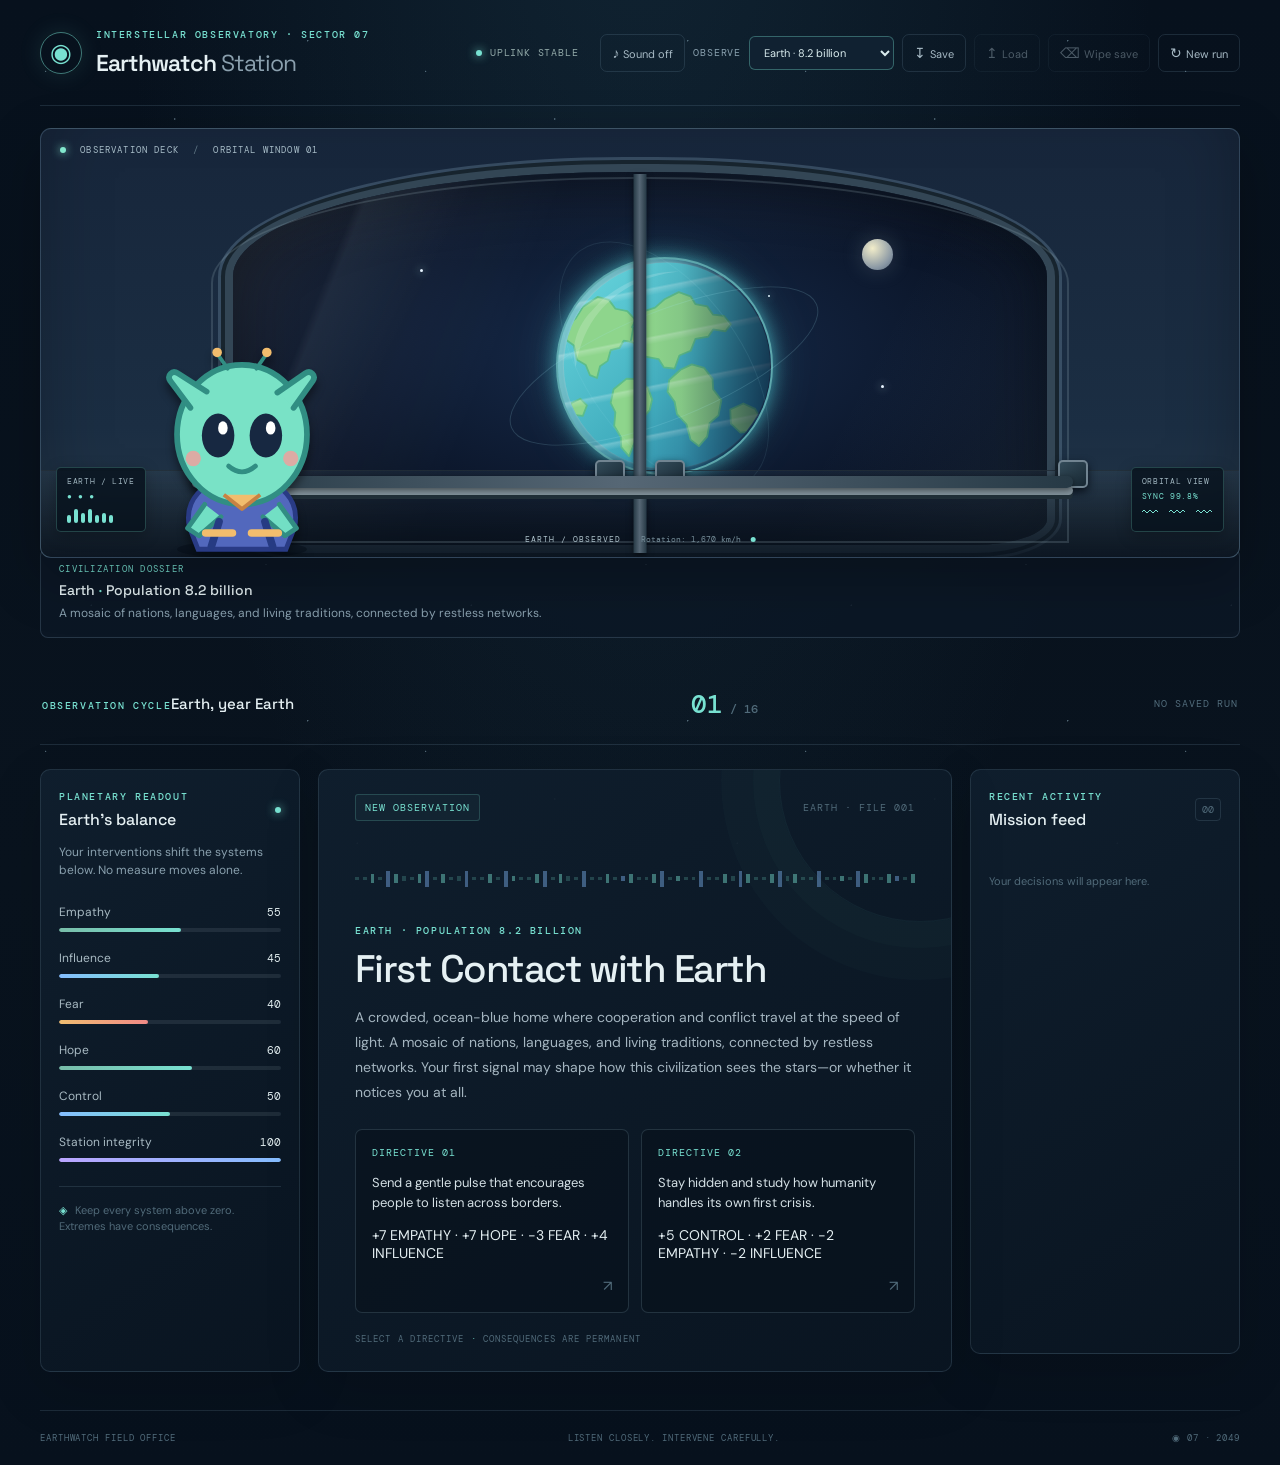
<file: index.html>
<!DOCTYPE html>
<html lang="en">
  <head>
    <meta charset="UTF-8" />
    <meta name="viewport" content="width=device-width, initial-scale=1.0" />
    <meta http-equiv="refresh" content="0; url=station.html" />
    <meta name="theme-color" content="#07111d" />
    <title>Earthwatch Station</title>
    <link rel="canonical" href="station.html" />
    <script>window.location.replace(new URL("station.html", window.location.href).href);</script>
  </head>
  <body>
    <p>Opening the Earthwatch observation deck… <a href="station.html">Continue to the station</a>.</p>
  </body>
</html>
</file>
<file: style.css>
@import url('https://fonts.googleapis.com/css2?family=DM+Mono:wght@400;500&family=DM+Sans:wght@400;500;600;700&family=Space+Grotesk:wght@400;500;600;700&display=swap');

:root{color-scheme:dark;--bg:#07111d;--panel:rgba(13,25,39,.88);--panel2:#0e1c2a;--line:rgba(143,178,202,.16);--text:#e5f0f3;--muted:#89a0ae;--dim:#516b7a;--cyan:#78e1d1;--blue:#85bdff;--violet:#baa5ff;--amber:#f0bd71;--red:#f18a86;--mono:'DM Mono',monospace;--display:'Space Grotesk',sans-serif;--body:'DM Sans',sans-serif}
*{box-sizing:border-box}body{margin:0;min-height:100vh;background:radial-gradient(ellipse at 50% -20%,rgba(50,103,127,.23),transparent 58%),linear-gradient(180deg,#07111d,#09131e 60%,#07111d);color:var(--text);font-family:var(--body);font-size:14px}.starfield{position:fixed;inset:0;pointer-events:none;opacity:.38;background-image:radial-gradient(1px 1px at 12% 21%,#c9eeff 50%,transparent),radial-gradient(1px 1px at 81% 12%,#c9eeff 50%,transparent),radial-gradient(1px 1px at 70% 66%,#c9eeff 50%,transparent),radial-gradient(1px 1px at 24% 78%,#c9eeff 50%,transparent),radial-gradient(1px 1px at 94% 48%,#c9eeff 50%,transparent),radial-gradient(1px 1px at 46% 35%,#c9eeff 50%,transparent);background-size:380px 340px;z-index:-1}button{font:inherit}.app-shell{max-width:1480px;margin:auto;padding:0 40px}.topbar{min-height:106px;display:flex;align-items:center;justify-content:space-between;border-bottom:1px solid var(--line);gap:20px}.brand{display:flex;align-items:center;gap:14px}.brand-mark{width:42px;height:42px;border:1px solid rgba(120,225,209,.5);border-radius:50%;display:grid;place-items:center;color:var(--cyan);font-size:25px;box-shadow:0 0 25px rgba(120,225,209,.12)}.eyebrow{font:500 10px var(--mono);letter-spacing:.16em;color:var(--cyan);margin:0 0 7px;text-transform:uppercase}.brand h1{font:600 23px var(--display);letter-spacing:-.04em;margin:0}.brand h1 span{color:#8ba0ae;font-weight:400}.topbar-actions{display:flex;align-items:center;gap:8px}.link-status{font:10px var(--mono);letter-spacing:.08em;color:#93aaa9;margin-right:14px;display:flex;gap:8px;align-items:center}.link-status i,.live-dot{width:6px;height:6px;background:var(--cyan);border-radius:50%;box-shadow:0 0 10px var(--cyan)}.utility-button{color:#a7bac5;background:transparent;border:1px solid var(--line);padding:9px 11px;border-radius:7px;cursor:pointer;transition:.2s}.utility-button:hover,.utility-button[aria-pressed=true]{border-color:rgba(120,225,209,.55);color:var(--cyan);background:rgba(120,225,209,.06)}.utility-button span{font-size:11px}.mission-strip{display:flex;align-items:center;justify-content:space-between;padding:27px 2px 23px;border-bottom:1px solid var(--line)}.mission-strip strong{font:500 15px var(--display)}.mission-strip .eyebrow{margin-bottom:5px}.cycle-indicator{font:500 26px var(--mono);color:var(--cyan)}.cycle-indicator small{font-size:12px;color:var(--dim)}.save-state{font:10px var(--mono);letter-spacing:.1em;color:var(--dim)}.game-layout{display:grid;grid-template-columns:260px minmax(400px,1fr) 270px;gap:18px;padding:24px 0 38px;align-items:stretch}.panel{border:1px solid var(--line);background:linear-gradient(145deg,rgba(16,31,46,.93),rgba(10,21,33,.93));border-radius:10px;box-shadow:0 18px 55px rgba(0,0,0,.14)}.stats-panel,.log-panel{padding:20px 18px}.section-heading{display:flex;align-items:center;justify-content:space-between}.section-heading h2{font:500 16px var(--display);margin:0}.section-heading .eyebrow{margin-bottom:6px}.live-dot{display:block}.panel-intro{font-size:12px;color:var(--muted);line-height:1.55;margin:13px 0 24px}.stat{margin:0 0 18px}.stat-header{display:flex;align-items:center;justify-content:space-between;font-size:12px;color:#a8bac3;margin-bottom:8px}.stat-header strong{font:11px var(--mono);color:#e2eef0}.bar{height:4px;background:rgba(192,214,228,.1);border-radius:5px;overflow:hidden}.bar span{display:block;width:50%;height:100%;border-radius:5px;background:linear-gradient(90deg,var(--blue),var(--cyan));transition:width .6s cubic-bezier(.2,.8,.2,1)}.stat[data-stat=fear] .bar span{background:linear-gradient(90deg,var(--amber),var(--red))}.stat[data-stat=hope] .bar span,.stat[data-stat=empathy] .bar span{background:linear-gradient(90deg,#78bda9,var(--cyan))}.stat[data-stat=integrity] .bar span{background:linear-gradient(90deg,var(--violet),var(--blue))}.stats-note{margin-top:24px;border-top:1px solid var(--line);padding-top:15px;color:var(--dim);font-size:11px;line-height:1.5}.stats-note span{color:var(--cyan);margin-right:5px}.story-panel{min-height:585px}.event-card{height:100%;min-height:585px;padding:24px 36px 26px;position:relative;overflow:hidden;animation:card-in .5s ease both}.event-card:before{content:'';position:absolute;top:-130px;right:-110px;width:280px;height:280px;border-radius:50%;border:1px solid rgba(120,225,209,.055);box-shadow:0 0 0 26px rgba(120,225,209,.018),0 0 0 58px rgba(120,225,209,.014);pointer-events:none}.event-meta{display:flex;justify-content:space-between;align-items:center;font:10px var(--mono);letter-spacing:.1em;color:var(--dim)}.event-tag{padding:6px 9px;border:1px solid rgba(120,225,209,.2);border-radius:3px;color:var(--cyan);background:rgba(120,225,209,.04)}.signal-line{height:38px;display:flex;align-items:center;gap:4px;margin:39px 0 26px;opacity:.75}.signal-line span{height:3px;flex:1;background:rgba(120,225,209,.28);animation:pulse 1.4s ease-in-out infinite alternate}.signal-line span:nth-child(3n){height:9px;background:rgba(120,225,209,.6)}.signal-line span:nth-child(5n){height:16px;background:rgba(133,189,255,.55)}.signal-line span:nth-child(7n){height:5px;animation-delay:.4s}.event-card h2{font:500 clamp(27px,3vw,39px)/1.12 var(--display);letter-spacing:-.04em;margin:10px 0 15px;max-width:610px}.event-copy{font-size:14px;line-height:1.8;color:#a4b5c0;max-width:650px;min-height:82px;margin:0 0 24px}.choices{display:grid;grid-template-columns:1fr 1fr;gap:12px}.choice-button{min-height:106px;display:flex;flex-direction:column;justify-content:space-between;gap:14px;text-align:left;padding:16px;border:1px solid rgba(140,173,196,.2);border-radius:7px;background:rgba(8,19,30,.66);color:var(--text);cursor:pointer;transition:transform .2s,border .2s,background .2s,box-shadow .2s}.choice-button:hover,.choice-button:focus-visible{transform:translateY(-3px);border-color:rgba(120,225,209,.58);background:rgba(14,37,44,.68);box-shadow:0 9px 22px rgba(0,0,0,.18);outline:none}.choice-number{font:10px var(--mono);color:var(--cyan);letter-spacing:.1em}.choice-label{font-size:13px;line-height:1.5;color:#d4e0e5}.choice-arrow{align-self:flex-end;color:var(--dim);font-size:15px}.choice-hint{margin:20px 0 0;font:9px var(--mono);letter-spacing:.12em;color:var(--dim)}.choice-hint span{color:var(--cyan)}.log-panel{max-height:585px;overflow:hidden;display:flex;flex-direction:column}.feed-count{font:10px var(--mono);color:var(--dim);border:1px solid var(--line);padding:4px 6px;border-radius:4px}#logList{list-style:none;padding:0 3px 0 0;margin:20px 0 0;overflow:auto;display:flex;flex-direction:column;gap:12px;scrollbar-color:#29404c transparent;scrollbar-width:thin}#logList li{border-left:1px solid rgba(120,225,209,.4);padding:1px 0 3px 12px;color:#8da2ae;font-size:11px;line-height:1.55;animation:log-in .3s ease}#logList li strong{display:block;color:#cad8dd;font-size:10px;font-weight:500;margin-bottom:4px}.feed-empty{font-size:11px;color:var(--dim);margin-top:24px}footer{min-height:55px;display:flex;justify-content:space-between;align-items:center;border-top:1px solid var(--line);font:9px var(--mono);letter-spacing:.1em;color:var(--dim)}.overlay{position:fixed;inset:0;z-index:5;display:grid;place-items:center;padding:20px;background:rgba(3,8,14,.82);backdrop-filter:blur(12px)}.hidden{display:none!important}.ending-card{width:min(580px,100%);padding:39px 42px;text-align:center;animation:card-in .45s ease both}.ending-card .eyebrow{margin-bottom:21px}.ending-sigil{width:62px;height:62px;border:1px solid rgba(120,225,209,.35);border-radius:50%;display:grid;place-items:center;margin:auto auto 18px;color:var(--cyan);font-size:28px;box-shadow:0 0 30px rgba(120,225,209,.09)}.ending-card h2{font:500 32px var(--display);margin:0 0 12px}.ending-card>p:not(.eyebrow){color:#9eafb9;line-height:1.75}.ending-metrics{display:flex;justify-content:center;gap:20px;margin:22px 0;color:var(--dim);font:10px var(--mono)}.primary-button{background:var(--cyan);border:0;border-radius:5px;padding:13px 18px;color:#07141b;font-weight:700;cursor:pointer}.primary-button span{margin-left:10px}.toast{position:fixed;bottom:25px;left:50%;transform:translate(-50%,20px);opacity:0;pointer-events:none;background:#142b36;border:1px solid rgba(120,225,209,.36);border-radius:6px;padding:11px 16px;color:#d9eeeb;font:11px var(--mono);transition:.25s;z-index:10}.toast.visible{opacity:1;transform:translate(-50%,0)}@keyframes pulse{to{opacity:.35;transform:scaleY(.75)}}@keyframes card-in{from{opacity:0;transform:translateY(8px)}to{opacity:1;transform:translateY(0)}}@keyframes log-in{from{opacity:0;transform:translateX(5px)}to{opacity:1;transform:translateX(0)}}
@media(max-width:1050px){.app-shell{padding:0 22px}.game-layout{grid-template-columns:220px minmax(360px,1fr);}.log-panel{grid-column:1/-1;max-height:260px}.stats-panel{grid-row:span 1}.story-panel{min-height:560px}.event-card{min-height:560px}}
@media(max-width:700px){.app-shell{padding:0 15px}.topbar{align-items:flex-start;flex-direction:column;padding:18px 0;gap:15px}.topbar-actions{width:100%;flex-wrap:wrap}.link-status{margin-right:auto}.utility-button{padding:8px 9px}.mission-strip{padding:20px 0}.game-layout{display:flex;flex-direction:column;padding-top:15px;gap:12px}.story-panel{order:0;min-height:auto}.event-card{min-height:0;padding:20px 19px}.signal-line{margin:24px 0 20px}.event-copy{min-height:0}.choices{grid-template-columns:1fr}.choice-button{min-height:82px}.stats-panel{order:1}.stats-panel .stat{display:inline-block;width:48%;vertical-align:top;padding-right:10px}.stats-note{margin-top:10px}.log-panel{order:2;max-height:220px}.save-state{font-size:8px}footer{gap:10px;font-size:8px}footer span:nth-child(2){display:none}.ending-card{padding:30px 21px}.ending-metrics{gap:9px;font-size:9px}}
@media(prefers-reduced-motion:reduce){*,*::before,*::after{animation-duration:.01ms!important;transition-duration:.01ms!important;scroll-behavior:auto!important}}
</file>
<file: room.css>
/* Cartoon observation room scene: self-contained CSS/SVG artwork, no external assets. */
.observation-room{height:clamp(290px,35vw,430px);position:relative;margin:22px 0 0;overflow:hidden;border:1px solid rgba(143,178,202,.22);border-radius:11px;background:linear-gradient(180deg,#17263b 0%,#1b2e43 70%,#263849 100%);box-shadow:0 20px 55px rgba(0,0,0,.26),inset 0 -35px 70px rgba(0,0,0,.25);isolation:isolate}
.observation-room:before{content:"";position:absolute;inset:auto 0 0;height:20%;z-index:2;background:linear-gradient(180deg,rgba(81,103,116,.15),rgba(8,17,28,.8));border-top:1px solid rgba(183,209,211,.13)}
.room-label{position:absolute;top:15px;left:19px;z-index:4;font:9px var(--mono);letter-spacing:.13em;color:#a8bdc8}.room-live-dot{display:inline-block;width:6px;height:6px;border-radius:50%;background:#82e8cd;box-shadow:0 0 9px #82e8cd;margin-right:8px}.room-divider{color:#607785;margin:0 8px}
.window-view{position:absolute;inset:43px 16% 12px 16%;overflow:hidden;border-radius:48% 48% 9% 9% / 28% 28% 7% 7%;background:radial-gradient(ellipse at 50% 48%,#172b4b 0%,#0a1427 65%,#060d18 100%);box-shadow:0 0 0 8px #334655,0 0 0 12px #17242e,0 0 0 15px rgba(143,178,202,.25),inset 0 0 55px rgba(1,5,14,.9);z-index:1}
.window-view:after{content:"";position:absolute;inset:0;pointer-events:none;background:linear-gradient(117deg,rgba(255,255,255,.1),transparent 25%,transparent 73%,rgba(161,208,235,.08));z-index:3}.space-moon{position:absolute;top:18%;right:19%;width:31px;height:31px;border-radius:50%;background:radial-gradient(circle at 34% 30%,#f2edca,#8997a4 67%,#536477);box-shadow:0 0 22px rgba(207,227,234,.18)}.space-star{position:absolute;width:3px;height:3px;border-radius:50%;background:#e8f4ff;box-shadow:0 0 8px #d8f6ff;animation:twinkle 2.8s ease-in-out infinite alternate}.star-one{top:26%;left:23%}.star-two{top:57%;right:20%;animation-delay:.9s}.star-three{top:33%;right:34%;width:2px;height:2px;animation-delay:1.4s}.earth-glow{position:absolute;width:clamp(165px,22vw,260px);aspect-ratio:1;left:53%;top:52%;transform:translate(-50%,-50%);border-radius:50%;background:radial-gradient(circle,rgba(91,219,218,.28),rgba(91,219,218,.09) 57%,transparent 72%);filter:drop-shadow(0 0 22px rgba(91,219,218,.16));animation:earth-float 6s ease-in-out infinite}.earth{position:absolute;inset:9%;border-radius:50%;overflow:hidden;background:#46aabd;box-shadow:inset -22px -6px 30px rgba(5,31,66,.66),inset 10px 8px 18px rgba(218,255,240,.42),0 0 0 2px rgba(155,242,231,.45),0 0 17px rgba(86,222,230,.65)}.earth-map{position:absolute;width:150%;height:100%;left:-24%;top:0;animation:earth-rotate 32s linear infinite;filter:drop-shadow(0 0 1px rgba(255,255,255,.3))}.continents{transform-origin:180px 180px}.earth-clouds{position:absolute;inset:-10%;border-radius:50%;opacity:.36;background:repeating-linear-gradient(169deg,transparent 0 22px,rgba(245,255,255,.65) 24px,transparent 30px 48px);mix-blend-mode:screen;animation:cloud-drift 23s linear infinite}.earth-shade{position:absolute;inset:0;border-radius:50%;background:linear-gradient(90deg,transparent 42%,rgba(5,17,48,.07) 58%,rgba(3,12,38,.68) 100%)}.orbit{position:absolute;left:53%;top:52%;width:clamp(215px,28vw,330px);height:clamp(75px,9vw,108px);border:1px solid rgba(160,228,237,.18);border-radius:50%;transform:translate(-50%,-50%) rotate(-22deg)}.orbit-b{width:clamp(190px,24vw,286px);height:clamp(106px,13vw,156px);border-color:rgba(160,228,237,.09);transform:translate(-50%,-50%) rotate(54deg)}.window-reflection{position:absolute;z-index:2;inset:0;background:linear-gradient(112deg,transparent 14%,rgba(209,239,255,.055) 15%,transparent 35%),linear-gradient(180deg,rgba(210,240,255,.04),transparent 25%)}
.window-frame{position:absolute;z-index:3;inset:31px 13% 0;pointer-events:none;border:14px solid transparent;border-top-width:17px;border-radius:49% 49% 0 0 / 31% 31% 0 0;box-shadow:inset 0 0 0 2px rgba(160,184,194,.2)}.window-frame:before,.window-frame:after{content:"";position:absolute;background:linear-gradient(90deg,#263945,#566775 48%,#263945);box-shadow:0 2px 6px rgba(0,0,0,.5)}.window-frame:before{width:13px;top:-3px;bottom:-10px;left:50%;transform:translateX(-50%)}.window-frame:after{height:12px;left:-4px;right:-4px;bottom:15%;border-radius:7px}.window-frame span{position:absolute;bottom:15%;width:30px;height:28px;border:2px solid #718491;border-radius:5px;background:linear-gradient(145deg,#334b59,#172732);box-shadow:0 4px 8px #09111b}.window-frame span:nth-child(1){left:-19px}.window-frame span:nth-child(2){left:calc(50% - 45px)}.window-frame span:nth-child(3){right:calc(50% - 45px)}.window-frame span:nth-child(4){right:-19px}.window-frame i{position:absolute;bottom:calc(15% - 7px);left:-4px;right:-4px;height:9px;background:#81919a;border-radius:5px;box-shadow:0 4px 0 #202f38}
.alien-character{position:absolute;z-index:4;width:clamp(112px,14vw,172px);left:clamp(15px,9vw,128px);bottom:-3px;filter:drop-shadow(0 7px 4px rgba(0,0,0,.42));animation:alien-bob 3.8s ease-in-out infinite;transform-origin:50% 100%}.alien-character svg{display:block;width:100%;height:auto}.room-console{position:absolute;z-index:4;bottom:25px;padding:8px 10px;border:1px solid rgba(120,225,209,.23);border-radius:5px;background:rgba(8,19,29,.83);box-shadow:0 4px 15px rgba(0,0,0,.25);font:8px var(--mono);letter-spacing:.08em;color:#9eb3bd}.console-left{left:15px}.console-right{right:15px}.room-console b{display:block;color:#78e1d1;font-weight:400;margin-top:5px}.console-bars{display:flex;align-items:end;gap:3px;height:17px;margin-top:5px}.console-bars i{width:4px;height:45%;background:#78e1d1;border-radius:2px;animation:console-blink 1s ease-in-out infinite alternate}.console-bars i:nth-child(2n){height:85%;animation-delay:.5s}.console-bars i:nth-child(3n){height:60%;animation-delay:.8s}.console-wave{color:#78e1d1;font-size:16px;margin-top:1px}.room-caption{position:absolute;z-index:4;bottom:13px;left:50%;transform:translateX(-50%);display:flex;gap:20px;white-space:nowrap;font:8px var(--mono);letter-spacing:.13em;color:#aec2cb}.room-caption span+span{color:#78909c;letter-spacing:0}.room-caption i{display:inline-block;width:5px;height:5px;background:#78e1d1;border-radius:50%;margin-left:4px}
@keyframes earth-rotate{from{transform:translateX(0)}to{transform:translateX(-24%)}}@keyframes cloud-drift{from{transform:translateX(-8%)}to{transform:translateX(8%)}}@keyframes earth-float{0%,100%{transform:translate(-50%,-50%)}50%{transform:translate(-50%,-53%)}}@keyframes alien-bob{0%,100%{transform:translateY(0) rotate(-1deg)}50%{transform:translateY(-5px) rotate(1deg)}}@keyframes twinkle{from{opacity:.35}to{opacity:1}}@keyframes console-blink{from{opacity:.35}to{opacity:1}}
@media(max-width:700px){.observation-room{height:310px;margin-top:14px}.room-label{top:12px;left:12px;font-size:8px}.window-view{inset:42px 6% 14px 6%}.window-frame{inset:31px 3% 0;border-width:11px 12px 0}.earth-glow{width:180px;left:58%}.orbit{left:58%}.alien-character{left:1px;width:119px}.console-left{left:9px;bottom:20px}.console-right{right:9px;bottom:20px}.room-console{font-size:7px;padding:6px}.room-caption{bottom:9px;left:56%;font-size:7px;gap:9px}.room-caption span:first-child{display:none}}
@media(prefers-reduced-motion:reduce){.earth-map,.earth-clouds,.earth-glow,.alien-character,.space-star,.console-bars i{animation:none!important}}
</file>
